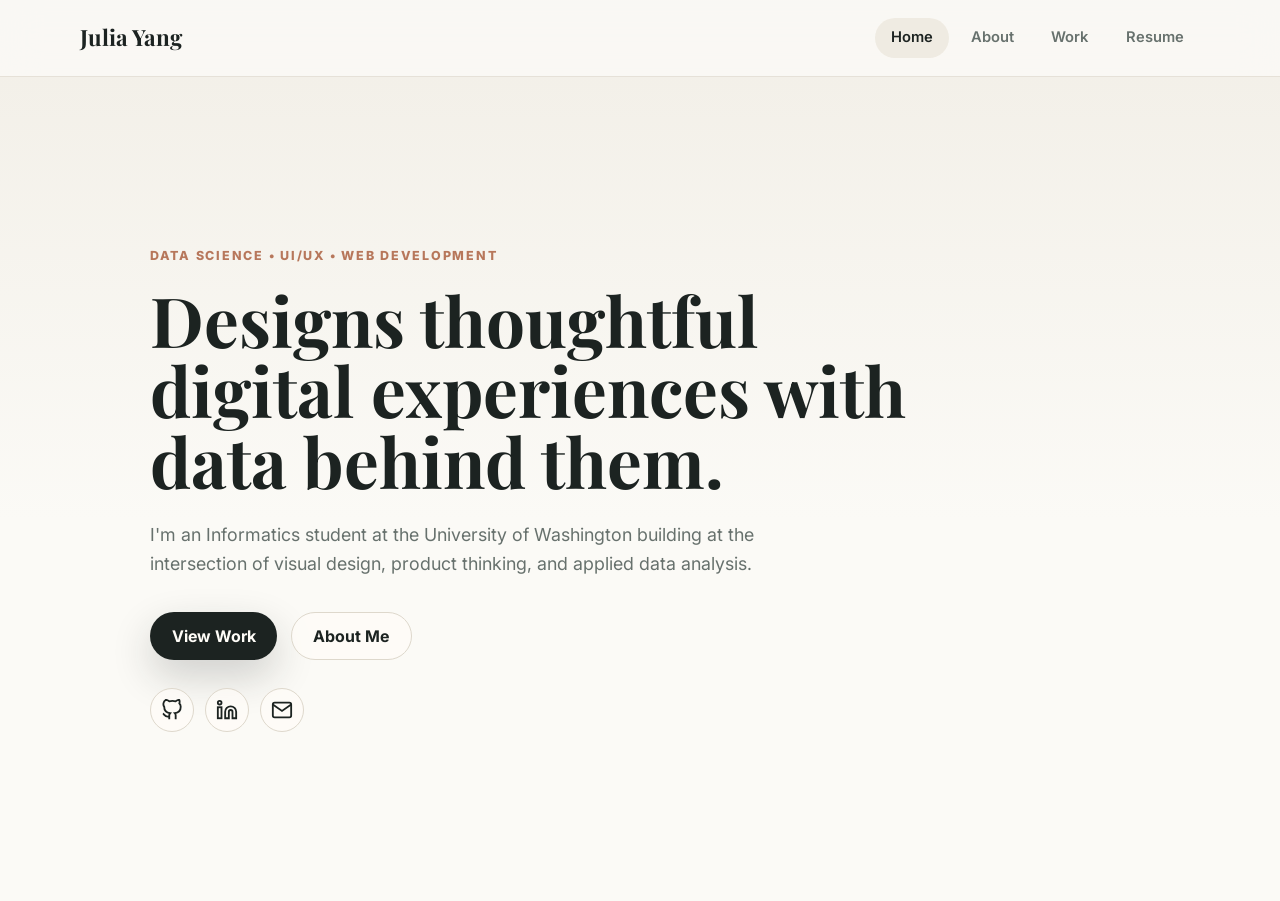
<file: index.html>
<!DOCTYPE html>
<html lang="en">
<head>
    <meta charset="UTF-8">
    <meta name="viewport" content="width=device-width, initial-scale=1.0">
    <link rel="preconnect" href="https://fonts.googleapis.com">
    <link rel="preconnect" href="https://fonts.gstatic.com" crossorigin>
    <link href="https://fonts.googleapis.com/css2?family=Inter:wght@400;500;600;700;800&family=Playfair+Display:wght@600;700&display=swap" rel="stylesheet">
    <link rel="stylesheet" href="style.css">
    <title>Julia Yang - Portfolio</title>
</head>
<body class="home-page">
    <header class="site-header">
        <nav class="nav-container" aria-label="Main navigation">
            <a class="logo" href="index.html">Julia Yang</a>
            <button class="menu-toggle" type="button" aria-label="Open menu" aria-expanded="false" aria-controls="navLinks">
                <span></span>
                <span></span>
            </button>
            <ul class="nav-links" id="navLinks">
                <li><a class="active" href="index.html">Home</a></li>
                <li><a href="about.html">About</a></li>
                <li><a href="work.html">Work</a></li>
                <li><a href="documents/Julia_Yang_Resume.pdf" target="_blank">Resume</a></li>
            </ul>
        </nav>
    </header>

    <main>
        <section class="hero">
            <div class="hero-copy">
                <p class="eyebrow">Data Science • UI/UX • Web Development</p>
                <h1>Designs thoughtful digital experiences with data behind them.</h1>
                <p class="hero-text">
                    I'm an Informatics student at the University of Washington building at the intersection of visual design,
                    product thinking, and applied data analysis.
                </p>
                <div class="hero-actions">
                    <a class="btn primary" href="work.html">View Work</a>
                    <a class="btn secondary" href="about.html">About Me</a>
                </div>
                <div class="social-links" aria-label="Social links">
                    <a href="https://github.com/pei1230" target="_blank" aria-label="GitHub">
                        <svg width="22" height="22" viewBox="0 0 24 24" fill="none" stroke="currentColor" stroke-width="2">
                            <path d="M9 19c-5 1.5-5-2.5-7-3m14 6v-3.87a3.37 3.37 0 0 0-.94-2.61c3.14-.35 6.44-1.54 6.44-7A5.44 5.44 0 0 0 20 4.77 5.07 5.07 0 0 0 19.91 1S18.73.65 16 2.48a13.38 13.38 0 0 0-7 0C6.27.65 5.09 1 5.09 1A5.44 5.44 0 0 0 3.5 8.55c0 5.42 3.3 6.61 6.44 7A3.37 3.37 0 0 0 9 18.13V22"></path>
                        </svg>
                    </a>
                    <a href="https://www.linkedin.com/in/julia-peirong-yang/" target="_blank" aria-label="LinkedIn">
                        <svg width="22" height="22" viewBox="0 0 24 24" fill="none" stroke="currentColor" stroke-width="2">
                            <path d="M16 8a6 6 0 0 1 6 6v7h-4v-7a2 2 0 0 0-2-2 2 2 0 0 0-2 2v7h-4v-7a6 6 0 0 1 6-6z"></path>
                            <rect x="2" y="9" width="4" height="12"></rect>
                            <circle cx="4" cy="4" r="2"></circle>
                        </svg>
                    </a>
                    <a href="mailto:yangpeirang10140@gmail.com" aria-label="Email">
                        <svg width="22" height="22" viewBox="0 0 24 24" fill="none" stroke="currentColor" stroke-width="2">
                            <path d="M4 4h16c1.1 0 2 .9 2 2v12c0 1.1-.9 2-2 2H4c-1.1 0-2-.9-2-2V6c0-1.1.9-2 2-2z"></path>
                            <polyline points="22,6 12,13 2,6"></polyline>
                        </svg>
                    </a>
                </div>
            </div>
        </section>
    </main>

    <script>
        const menuToggle = document.querySelector('.menu-toggle');
        const navLinks = document.querySelector('#navLinks');

        menuToggle.addEventListener('click', () => {
            const isOpen = navLinks.classList.toggle('active');
            menuToggle.setAttribute('aria-expanded', String(isOpen));
        });

        navLinks.querySelectorAll('a').forEach((link) => {
            link.addEventListener('click', () => {
                navLinks.classList.remove('active');
                menuToggle.setAttribute('aria-expanded', 'false');
            });
        });
    </script>
</body>
</html>
</file>
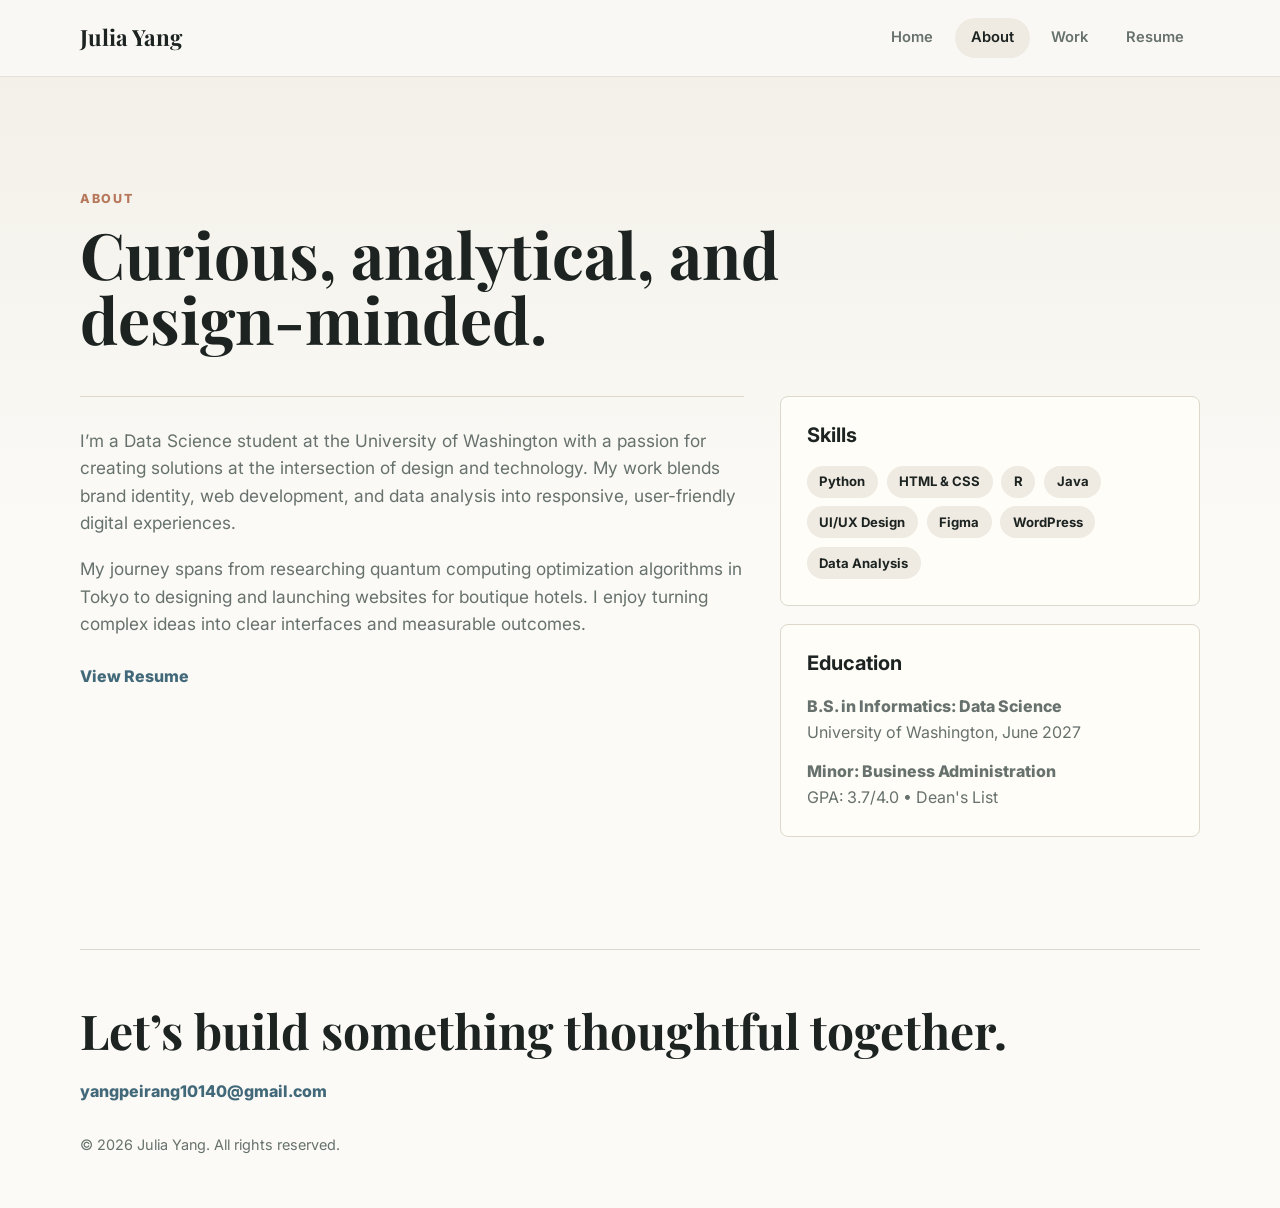
<file: about.html>
<!DOCTYPE html>
<html lang="en">
<head>
    <meta charset="UTF-8">
    <meta name="viewport" content="width=device-width, initial-scale=1.0">
    <link rel="preconnect" href="https://fonts.googleapis.com">
    <link rel="preconnect" href="https://fonts.gstatic.com" crossorigin>
    <link href="https://fonts.googleapis.com/css2?family=Inter:wght@400;500;600;700;800&family=Playfair+Display:wght@600;700&display=swap" rel="stylesheet">
    <link rel="stylesheet" href="style.css">
    <title>About - Julia Yang</title>
</head>
<body>
    <header class="site-header">
        <nav class="nav-container" aria-label="Main navigation">
            <a class="logo" href="index.html">Julia Yang</a>
            <button class="menu-toggle" type="button" aria-label="Open menu" aria-expanded="false" aria-controls="navLinks">
                <span></span>
                <span></span>
            </button>
            <ul class="nav-links" id="navLinks">
                <li><a href="index.html">Home</a></li>
                <li><a class="active" href="about.html">About</a></li>
                <li><a href="work.html">Work</a></li>
                <li><a href="documents/Julia_Yang_Resume.pdf" target="_blank">Resume</a></li>
            </ul>
        </nav>
    </header>

    <main>
        <section class="section page-section about-section">
            <div class="section-heading">
                <p class="eyebrow">About</p>
                <h1 class="page-title">Curious, analytical, and design-minded.</h1>
            </div>

            <div class="about-grid">
                <article class="about-story">
                    <p>
                        I’m a Data Science student at the University of Washington with a passion for creating solutions
                        at the intersection of design and technology. My work blends brand identity, web development, and
                        data analysis into responsive, user-friendly digital experiences.
                    </p>
                    <p>
                        My journey spans from researching quantum computing optimization algorithms in Tokyo to designing
                        and launching websites for boutique hotels. I enjoy turning complex ideas into clear interfaces and
                        measurable outcomes.
                    </p>
                    <a href="documents/Julia_Yang_Resume.pdf" target="_blank" class="text-link">View Resume</a>
                </article>

                <aside class="info-stack">
                    <div class="info-block">
                        <h2>Skills</h2>
                        <div class="skills">
                            <span>Python</span>
                            <span>HTML & CSS</span>
                            <span>R</span>
                            <span>Java</span>
                            <span>UI/UX Design</span>
                            <span>Figma</span>
                            <span>WordPress</span>
                            <span>Data Analysis</span>
                        </div>
                    </div>
                    <div class="info-block">
                        <h2>Education</h2>
                        <p class="degree">B.S. in Informatics: Data Science</p>
                        <p>University of Washington, June 2027</p>
                        <p class="degree">Minor: Business Administration</p>
                        <p>GPA: 3.7/4.0 • Dean's List</p>
                    </div>
                </aside>
            </div>
        </section>
    </main>

    <footer>
        <p>Let’s build something thoughtful together.</p>
        <a href="mailto:yangpeirang10140@gmail.com">yangpeirang10140@gmail.com</a>
        <p class="copyright">© 2026 Julia Yang. All rights reserved.</p>
    </footer>

    <script>
        const menuToggle = document.querySelector('.menu-toggle');
        const navLinks = document.querySelector('#navLinks');

        menuToggle.addEventListener('click', () => {
            const isOpen = navLinks.classList.toggle('active');
            menuToggle.setAttribute('aria-expanded', String(isOpen));
        });

        navLinks.querySelectorAll('a').forEach((link) => {
            link.addEventListener('click', () => {
                navLinks.classList.remove('active');
                menuToggle.setAttribute('aria-expanded', 'false');
            });
        });
    </script>
</body>
</html>
</file>
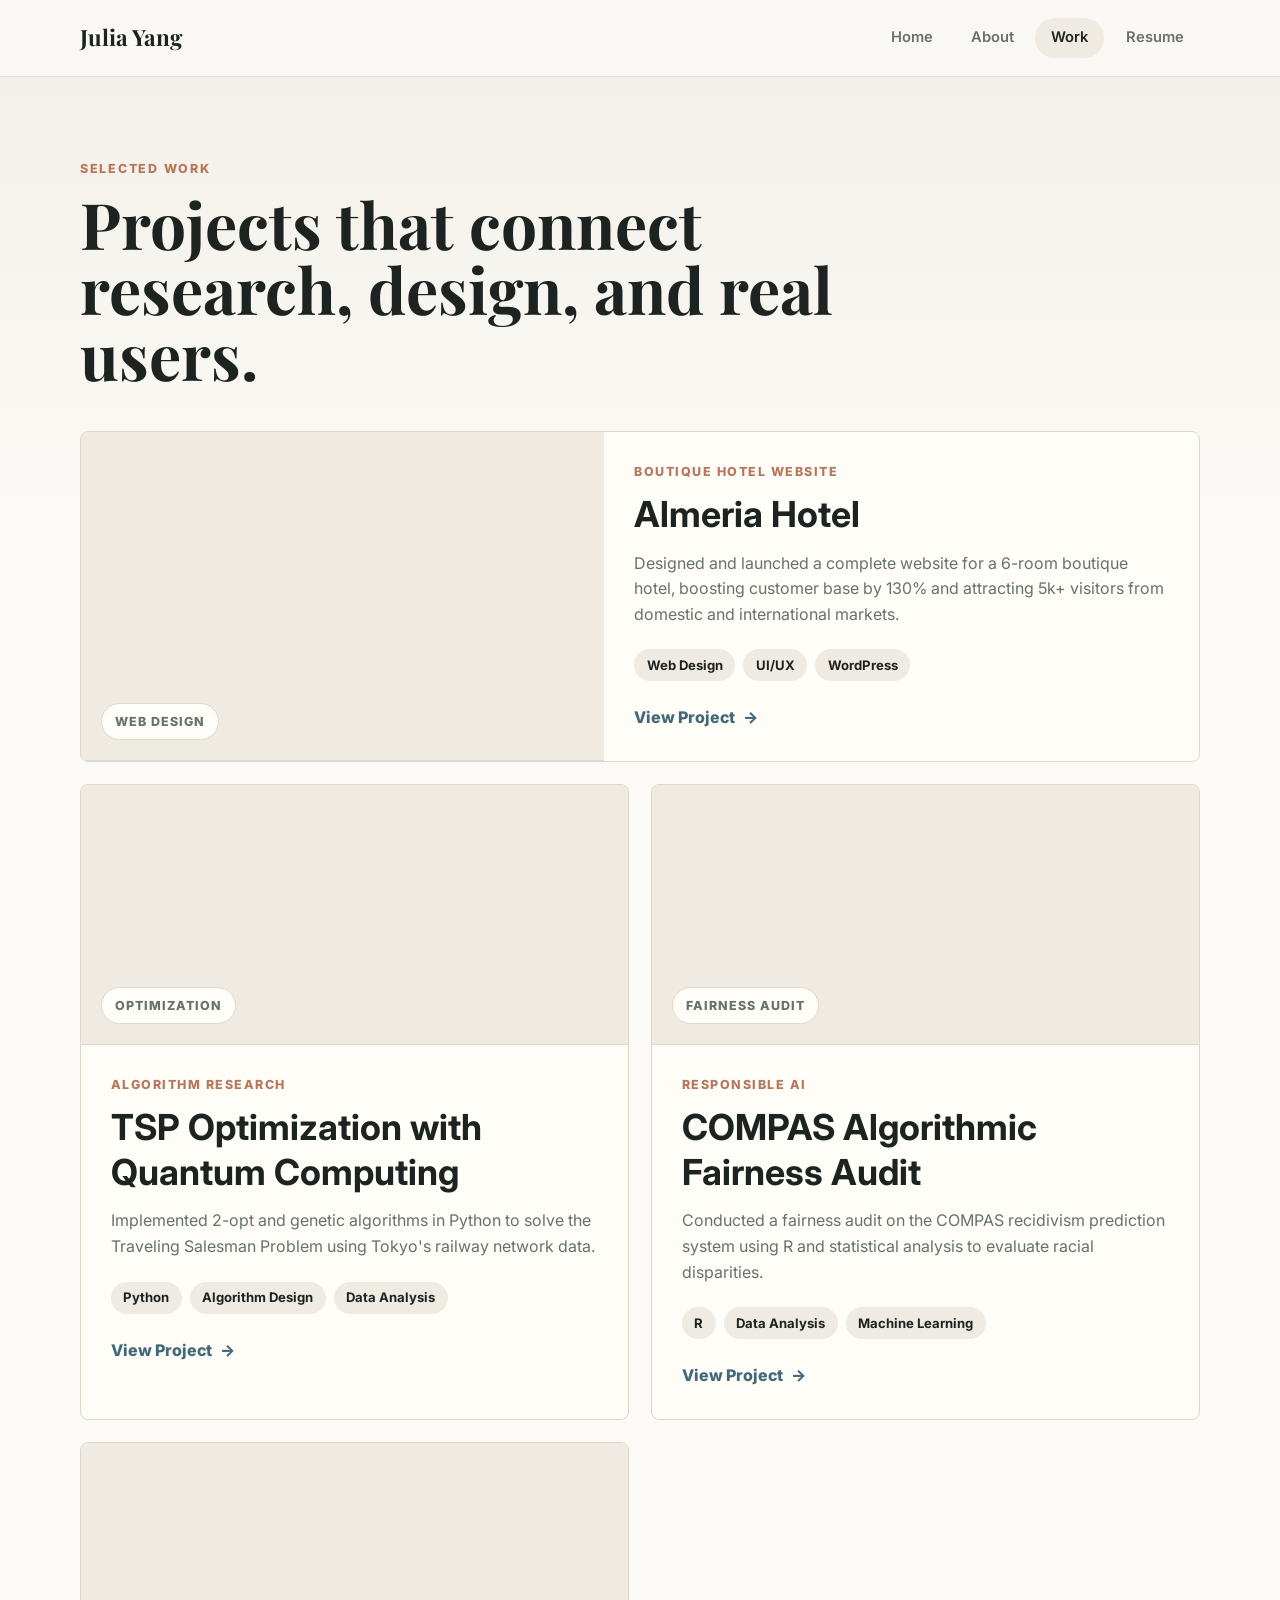
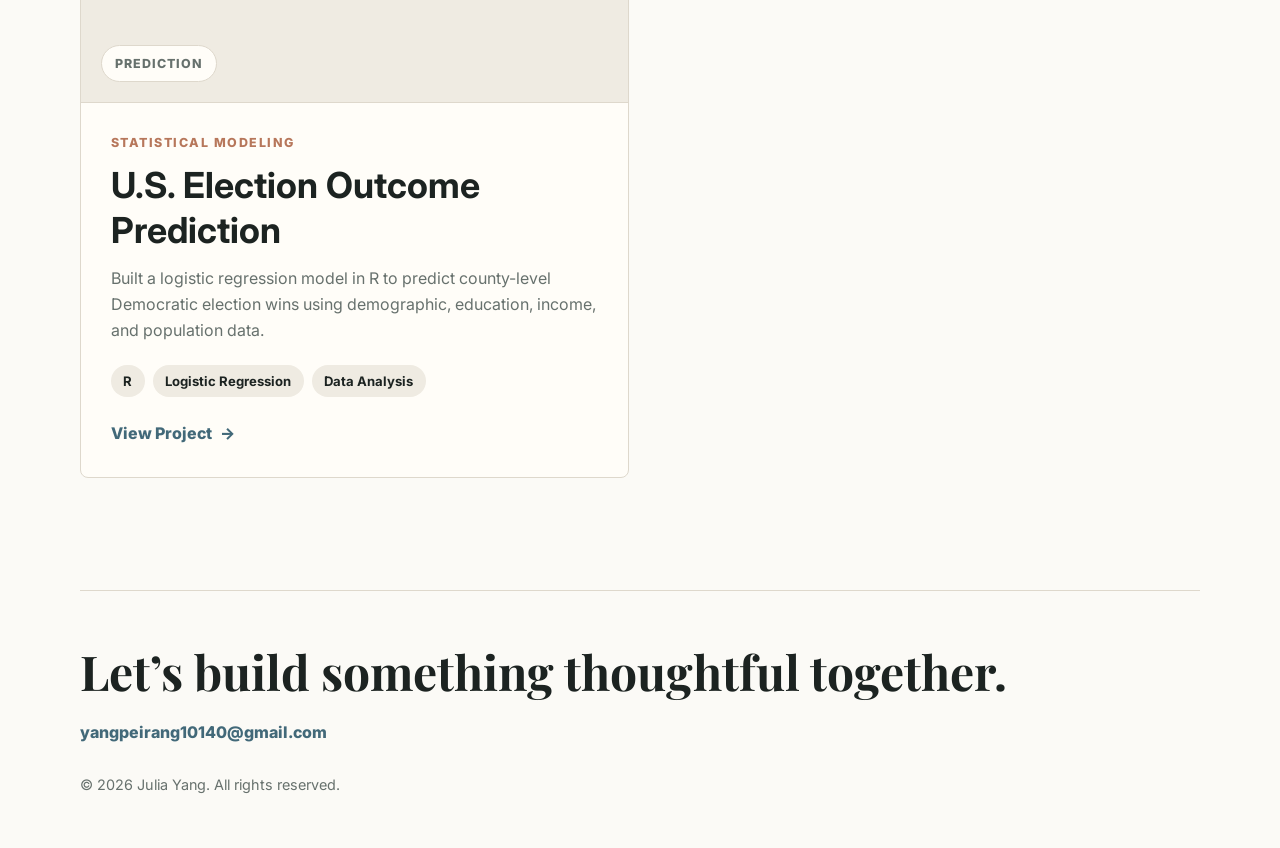
<file: work.html>
<!DOCTYPE html>
<html lang="en">
<head>
    <meta charset="UTF-8">
    <meta name="viewport" content="width=device-width, initial-scale=1.0">
    <link rel="preconnect" href="https://fonts.googleapis.com">
    <link rel="preconnect" href="https://fonts.gstatic.com" crossorigin>
    <link href="https://fonts.googleapis.com/css2?family=Inter:wght@400;500;600;700;800&family=Playfair+Display:wght@600;700&display=swap" rel="stylesheet">
    <link rel="stylesheet" href="style.css">
    <title>Work - Julia Yang</title>
</head>
<body>
    <header class="site-header">
        <nav class="nav-container" aria-label="Main navigation">
            <a class="logo" href="index.html">Julia Yang</a>
            <button class="menu-toggle" type="button" aria-label="Open menu" aria-expanded="false" aria-controls="navLinks">
                <span></span>
                <span></span>
            </button>
            <ul class="nav-links" id="navLinks">
                <li><a href="index.html">Home</a></li>
                <li><a href="about.html">About</a></li>
                <li><a class="active" href="work.html">Work</a></li>
                <li><a href="documents/Julia_Yang_Resume.pdf" target="_blank">Resume</a></li>
            </ul>
        </nav>
    </header>

    <main>
        <section class="section page-section work-section">
            <div class="section-heading">
                <p class="eyebrow">Selected Work</p>
                <h1 class="page-title">Projects that connect research, design, and real users.</h1>
            </div>

            <div class="projects-grid">
                <article class="project-card featured">
                    <div class="project-media hotel-media">
                        <span>Web Design</span>
                    </div>
                    <div class="project-content">
                        <p class="project-kicker">Boutique Hotel Website</p>
                        <h2>Almeria Hotel</h2>
                        <p>Designed and launched a complete website for a 6-room boutique hotel, boosting customer base by 130% and attracting 5k+ visitors from domestic and international markets.</p>
                        <div class="project-tags">
                            <span>Web Design</span>
                            <span>UI/UX</span>
                            <span>WordPress</span>
                        </div>
                        <a href="https://almeria.co.jp/en/" target="_blank">View Project</a>
                    </div>
                </article>

                <article class="project-card">
                    <div class="project-media data-media">
                        <span>Optimization</span>
                    </div>
                    <div class="project-content">
                        <p class="project-kicker">Algorithm Research</p>
                        <h2>TSP Optimization with Quantum Computing</h2>
                        <p>Implemented 2-opt and genetic algorithms in Python to solve the Traveling Salesman Problem using Tokyo's railway network data.</p>
                        <div class="project-tags">
                            <span>Python</span>
                            <span>Algorithm Design</span>
                            <span>Data Analysis</span>
                        </div>
                        <a href="documents/Computer Science Traveling Salesman Problem.pdf">View Project</a>
                    </div>
                </article>

                <article class="project-card">
                    <div class="project-media audit-media">
                        <span>Fairness Audit</span>
                    </div>
                    <div class="project-content">
                        <p class="project-kicker">Responsible AI</p>
                        <h2>COMPAS Algorithmic Fairness Audit</h2>
                        <p>Conducted a fairness audit on the COMPAS recidivism prediction system using R and statistical analysis to evaluate racial disparities.</p>
                        <div class="project-tags">
                            <span>R</span>
                            <span>Data Analysis</span>
                            <span>Machine Learning</span>
                        </div>
                        <a href="Data Analysis/COMPAS-Algorithmic-Fairness-Audit.html" target="_blank">View Project</a>
                    </div>
                </article>

                <article class="project-card">
                    <div class="project-media election-media">
                        <span>Prediction</span>
                    </div>
                    <div class="project-content">
                        <p class="project-kicker">Statistical Modeling</p>
                        <h2>U.S. Election Outcome Prediction</h2>
                        <p>Built a logistic regression model in R to predict county-level Democratic election wins using demographic, education, income, and population data.</p>
                        <div class="project-tags">
                            <span>R</span>
                            <span>Logistic Regression</span>
                            <span>Data Analysis</span>
                        </div>
                        <a href="Data Analysis/U.S.-Election-Outcome-Prediction.html" target="_blank">View Project</a>
                    </div>
                </article>
            </div>
        </section>
    </main>

    <footer>
        <p>Let’s build something thoughtful together.</p>
        <a href="mailto:yangpeirang10140@gmail.com">yangpeirang10140@gmail.com</a>
        <p class="copyright">© 2026 Julia Yang. All rights reserved.</p>
    </footer>

    <script>
        const menuToggle = document.querySelector('.menu-toggle');
        const navLinks = document.querySelector('#navLinks');

        menuToggle.addEventListener('click', () => {
            const isOpen = navLinks.classList.toggle('active');
            menuToggle.setAttribute('aria-expanded', String(isOpen));
        });

        navLinks.querySelectorAll('a').forEach((link) => {
            link.addEventListener('click', () => {
                navLinks.classList.remove('active');
                menuToggle.setAttribute('aria-expanded', 'false');
            });
        });
    </script>
</body>
</html>
</file>
<file: style.css>
:root {
    --ink: #1c2321;
    --muted: #67716d;
    --paper: #fbfaf6;
    --soft: #efebe2;
    --line: #ded8cc;
    --sage: #7d917c;
    --clay: #b7775b;
    --blue: #426979;
    --cream: #fffdf8;
    --shadow: 0 24px 80px rgba(40, 35, 29, 0.12);
}

* {
    box-sizing: border-box;
    margin: 0;
    padding: 0;
}

html {
    scroll-behavior: smooth;
}

body {
    min-height: 100vh;
    background:
        linear-gradient(180deg, rgba(239, 235, 226, 0.78) 0%, rgba(251, 250, 246, 0) 520px),
        var(--paper);
    color: var(--ink);
    font-family: "Inter", -apple-system, BlinkMacSystemFont, "Segoe UI", sans-serif;
    line-height: 1.6;
}

img {
    display: block;
    max-width: 100%;
}

a {
    color: inherit;
    text-decoration: none;
}

.site-header {
    position: sticky;
    top: 0;
    z-index: 20;
    border-bottom: 1px solid rgba(222, 216, 204, 0.72);
    background: rgba(251, 250, 246, 0.86);
    backdrop-filter: blur(18px);
}

.nav-container {
    width: min(1120px, calc(100% - 40px));
    margin: 0 auto;
    min-height: 76px;
    display: flex;
    align-items: center;
    justify-content: space-between;
}

.logo {
    font-family: "Playfair Display", Georgia, serif;
    font-size: 1.4rem;
    font-weight: 700;
    letter-spacing: 0;
}

.nav-links {
    display: flex;
    align-items: center;
    gap: 0.35rem;
    list-style: none;
}

.nav-links a {
    display: inline-flex;
    align-items: center;
    min-height: 40px;
    border-radius: 999px;
    padding: 0 1rem;
    color: var(--muted);
    font-size: 0.92rem;
    font-weight: 600;
}

.nav-links a:hover,
.nav-links a.active {
    background: var(--soft);
    color: var(--ink);
}

.menu-toggle {
    display: none;
    width: 44px;
    height: 44px;
    border: 1px solid var(--line);
    border-radius: 50%;
    background: var(--cream);
    cursor: pointer;
}

.menu-toggle span {
    display: block;
    width: 18px;
    height: 2px;
    margin: 5px auto;
    border-radius: 2px;
    background: var(--ink);
}

.hero,
.section {
    width: min(1120px, calc(100% - 40px));
    margin: 0 auto;
}

.hero {
    min-height: calc(100vh - 76px);
    padding: 78px 0 64px;
    display: grid;
    grid-template-columns: minmax(0, 1.05fr) minmax(320px, 0.72fr);
    gap: 64px;
    align-items: center;
}

.eyebrow {
    color: var(--clay);
    font-size: 0.78rem;
    font-weight: 800;
    letter-spacing: 0.14em;
    text-transform: uppercase;
}

h1,
.page-title {
    font-family: "Playfair Display", Georgia, serif;
    font-weight: 700;
    letter-spacing: 0;
    line-height: 1.02;
}

h1 {
    max-width: 820px;
    margin-top: 18px;
    font-size: clamp(3rem, 5.4vw, 5.35rem);
}

.page-title {
    max-width: 780px;
    margin-top: 12px;
    font-size: clamp(2.35rem, 5vw, 4.5rem);
}

.home-page .hero {
    padding: 34px 0;
    grid-template-columns: 1fr;
    max-width: 980px;
    text-align: left;
}

.home-page .hero-copy {
    max-width: 920px;
}

.hero-text {
    max-width: 660px;
    margin-top: 26px;
    color: var(--muted);
    font-size: 1.12rem;
}

.hero-actions {
    display: flex;
    flex-wrap: wrap;
    gap: 0.85rem;
    margin-top: 34px;
}

.btn {
    display: inline-flex;
    align-items: center;
    justify-content: center;
    min-height: 48px;
    border-radius: 999px;
    padding: 0 1.35rem;
    font-weight: 700;
    transition: transform 0.2s ease, box-shadow 0.2s ease, background 0.2s ease;
}

.btn:hover {
    transform: translateY(-2px);
}

.btn.primary {
    background: var(--ink);
    color: var(--cream);
    box-shadow: 0 16px 40px rgba(28, 35, 33, 0.2);
}

.btn.secondary {
    border: 1px solid var(--line);
    background: rgba(255, 253, 248, 0.72);
    color: var(--ink);
}

.social-links {
    display: flex;
    gap: 0.7rem;
    margin-top: 28px;
}

.social-links a {
    display: inline-flex;
    width: 44px;
    height: 44px;
    align-items: center;
    justify-content: center;
    border: 1px solid var(--line);
    border-radius: 50%;
    background: rgba(255, 253, 248, 0.72);
    color: var(--ink);
    transition: background 0.2s ease, transform 0.2s ease;
}

.social-links a:hover {
    background: var(--soft);
    transform: translateY(-2px);
}

.hero-visual {
    position: relative;
    min-height: 560px;
    border-radius: 34px;
    overflow: hidden;
    background: var(--soft);
    box-shadow: var(--shadow);
}

.hero-visual img {
    width: 100%;
    height: 100%;
    min-height: 560px;
    object-fit: cover;
    object-position: center 30%;
}

.stats-panel {
    position: absolute;
    right: 22px;
    bottom: 22px;
    width: min(240px, calc(100% - 44px));
    border: 1px solid rgba(255, 255, 255, 0.5);
    border-radius: 24px;
    padding: 18px;
    background: rgba(255, 253, 248, 0.84);
    backdrop-filter: blur(18px);
}

.stats-panel span {
    display: block;
    font-family: "Playfair Display", Georgia, serif;
    font-size: 3rem;
    font-weight: 700;
    line-height: 1;
}

.stats-panel p {
    margin-top: 8px;
    color: var(--muted);
    font-size: 0.9rem;
}

.section {
    padding: 112px 0;
}

.page-section {
    min-height: calc(100vh - 76px);
}

.section-heading {
    margin-bottom: 44px;
}

.about-grid {
    display: grid;
    grid-template-columns: minmax(0, 1fr) 420px;
    gap: 36px;
    align-items: start;
}

.about-story {
    border-top: 1px solid var(--line);
    padding-top: 30px;
}

.about-story p {
    max-width: 760px;
    color: var(--muted);
    font-size: 1.08rem;
}

.about-story p + p {
    margin-top: 18px;
}

.text-link {
    display: inline-flex;
    margin-top: 26px;
    color: var(--blue);
    font-weight: 800;
}

.text-link:hover {
    color: var(--clay);
}

.info-stack {
    display: grid;
    gap: 18px;
}

.info-block,
.project-card {
    border: 1px solid var(--line);
    border-radius: 8px;
    background: var(--cream);
}

.info-block {
    padding: 26px;
}

h2,
h3 {
    font-size: 1.25rem;
    line-height: 1.25;
}

.info-block h2,
.info-block h3 {
    margin-bottom: 18px;
}

.skills {
    display: flex;
    flex-wrap: wrap;
    gap: 0.55rem;
}

.skills span,
.project-tags span {
    display: inline-flex;
    align-items: center;
    min-height: 32px;
    border-radius: 999px;
    background: var(--soft);
    padding: 0 0.78rem;
    color: var(--ink);
    font-size: 0.82rem;
    font-weight: 700;
}

.degree {
    color: var(--ink);
    font-weight: 800;
}

.info-block p {
    color: var(--muted);
}

.info-block p + .degree {
    margin-top: 14px;
}

.work-section {
    padding-top: 82px;
}

.projects-grid {
    display: grid;
    grid-template-columns: repeat(2, minmax(0, 1fr));
    gap: 22px;
}

.project-card {
    overflow: hidden;
    transition: transform 0.2s ease, box-shadow 0.2s ease;
}

.project-card:hover {
    transform: translateY(-4px);
    box-shadow: var(--shadow);
}

.project-card.featured {
    grid-column: span 2;
    display: grid;
    grid-template-columns: minmax(0, 0.88fr) minmax(0, 1fr);
}

.project-media {
    min-height: 260px;
    display: flex;
    align-items: flex-end;
    padding: 20px;
    border-bottom: 1px solid var(--line);
    background: var(--soft);
    color: var(--muted);
}

.project-media span {
    border: 1px solid var(--line);
    border-radius: 999px;
    padding: 0.46rem 0.82rem;
    background: var(--cream);
    font-size: 0.78rem;
    font-weight: 800;
    letter-spacing: 0.08em;
    text-transform: uppercase;
}

.project-content {
    padding: 30px;
}

.project-kicker {
    margin-bottom: 10px;
    color: var(--clay);
    font-size: 0.78rem;
    font-weight: 800;
    letter-spacing: 0.12em;
    text-transform: uppercase;
}

.project-content h2,
.project-content h3 {
    font-size: clamp(1.45rem, 2.8vw, 2.45rem);
}

.project-content p:not(.project-kicker) {
    margin-top: 14px;
    color: var(--muted);
}

.project-tags {
    display: flex;
    flex-wrap: wrap;
    gap: 0.5rem;
    margin-top: 22px;
}

.project-content a {
    display: inline-flex;
    margin-top: 24px;
    color: var(--blue);
    font-weight: 800;
}

.project-content a::after {
    content: "→";
    margin-left: 8px;
    transition: transform 0.2s ease;
}

.project-content a:hover::after {
    transform: translateX(4px);
}

footer {
    width: min(1120px, calc(100% - 40px));
    margin: 0 auto;
    border-top: 1px solid var(--line);
    padding: 42px 0 52px;
    color: var(--muted);
}

footer p:first-child {
    color: var(--ink);
    font-family: "Playfair Display", Georgia, serif;
    font-size: clamp(1.8rem, 4vw, 3rem);
    font-weight: 700;
}

footer a {
    display: inline-flex;
    margin-top: 10px;
    color: var(--blue);
    font-weight: 800;
}

.copyright {
    margin-top: 28px;
    font-size: 0.9rem;
}

@media (max-width: 900px) {
    .hero {
        grid-template-columns: 1fr;
        gap: 36px;
        padding-top: 52px;
    }

    .hero-visual,
    .hero-visual img {
        min-height: 520px;
    }

    .about-grid,
    .project-card.featured {
        grid-template-columns: 1fr;
    }

    .projects-grid {
        grid-template-columns: 1fr;
    }

    .project-card.featured {
        grid-column: span 1;
    }
}

@media (max-width: 700px) {
    .nav-container,
    .hero,
    .section,
    footer {
        width: min(100% - 28px, 1120px);
    }

    .nav-links {
        position: absolute;
        left: 14px;
        right: 14px;
        top: 68px;
        display: none;
        flex-direction: column;
        align-items: stretch;
        border: 1px solid var(--line);
        border-radius: 8px;
        background: var(--cream);
        padding: 0.6rem;
        box-shadow: var(--shadow);
    }

    .nav-links.active {
        display: flex;
    }

    .nav-links a {
        justify-content: center;
    }

    .menu-toggle {
        display: block;
    }

    .hero {
        min-height: auto;
        padding-bottom: 48px;
    }

    h1 {
        font-size: clamp(2.7rem, 15vw, 4rem);
    }

    .hero-text,
    .about-story p {
        font-size: 1rem;
    }

    .hero-visual,
    .hero-visual img {
        min-height: 430px;
        border-radius: 24px;
    }

    .section {
        padding: 74px 0;
    }

    .project-content,
    .info-block {
        padding: 22px;
    }
}
</file>
